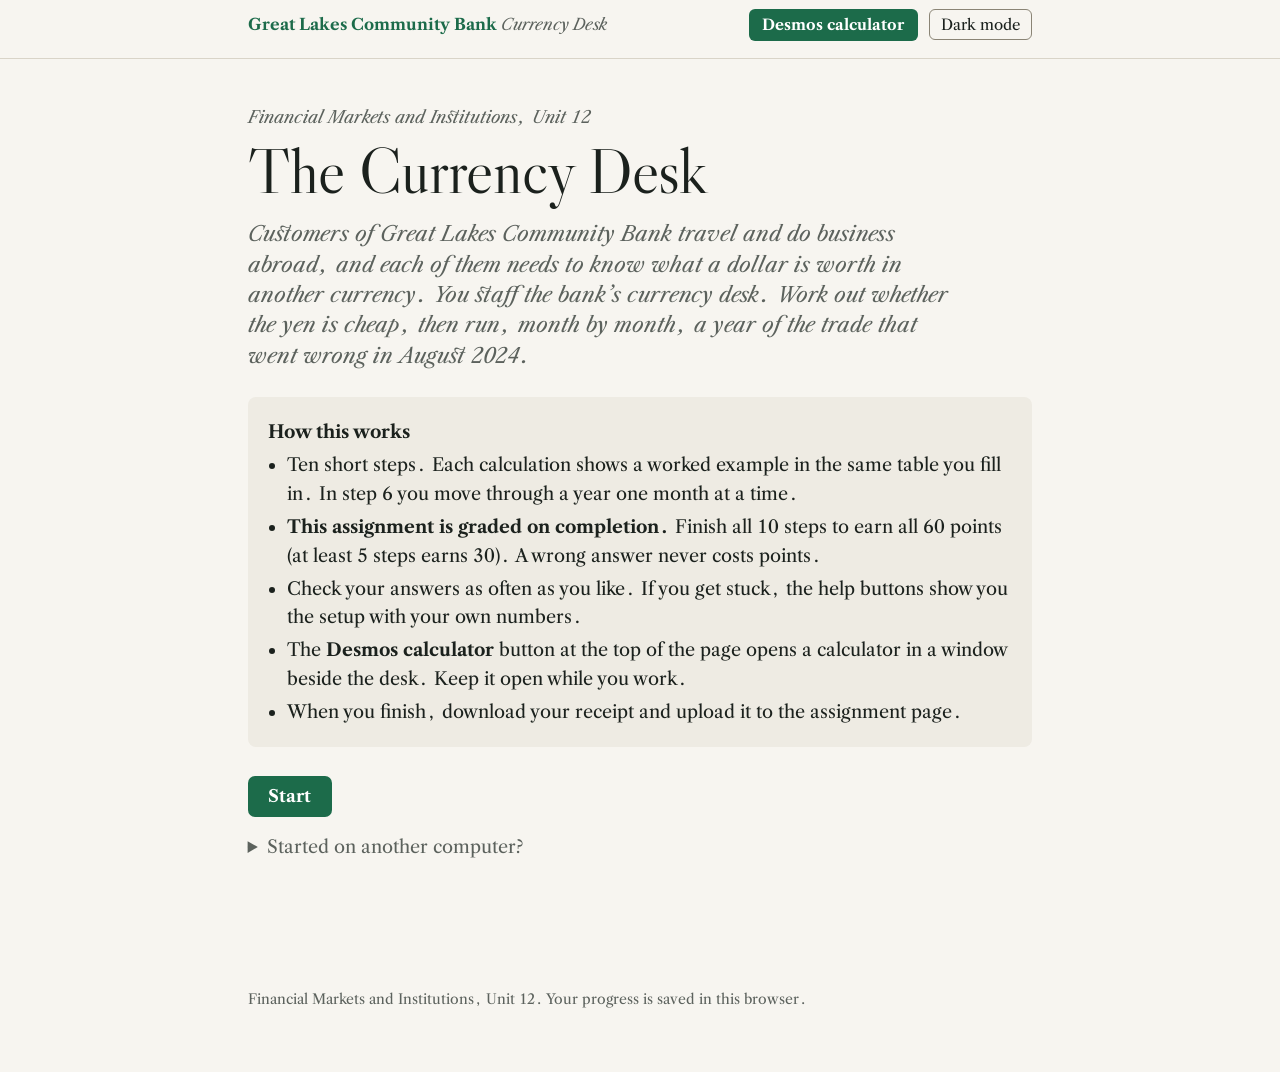
<file: index.html>
<!doctype html>
<html lang="en">
<head>
<meta charset="utf-8">
<meta name="viewport" content="width=device-width, initial-scale=1">
<title>The Currency Desk</title>
<meta name="description" content="Financial Markets and Institutions, Week 12. TEMPLATE one-sentence description of the desk.">
<link rel="icon" href="data:,">
<link rel="preconnect" href="https://fonts.googleapis.com">
<link rel="preconnect" href="https://fonts.gstatic.com" crossorigin>
<link href="https://fonts.googleapis.com/css2?family=Libre+Caslon+Display&family=Libre+Caslon+Text:ital,wght@0,400;0,700;1,400&family=IBM+Plex+Mono:wght@400;500&display=swap" rel="stylesheet">
<link rel="stylesheet" href="desk.css">
</head>
<body>
<script src="config.js"></script>
<script src="desk-engine.js"></script>
</body>
</html>
</file>
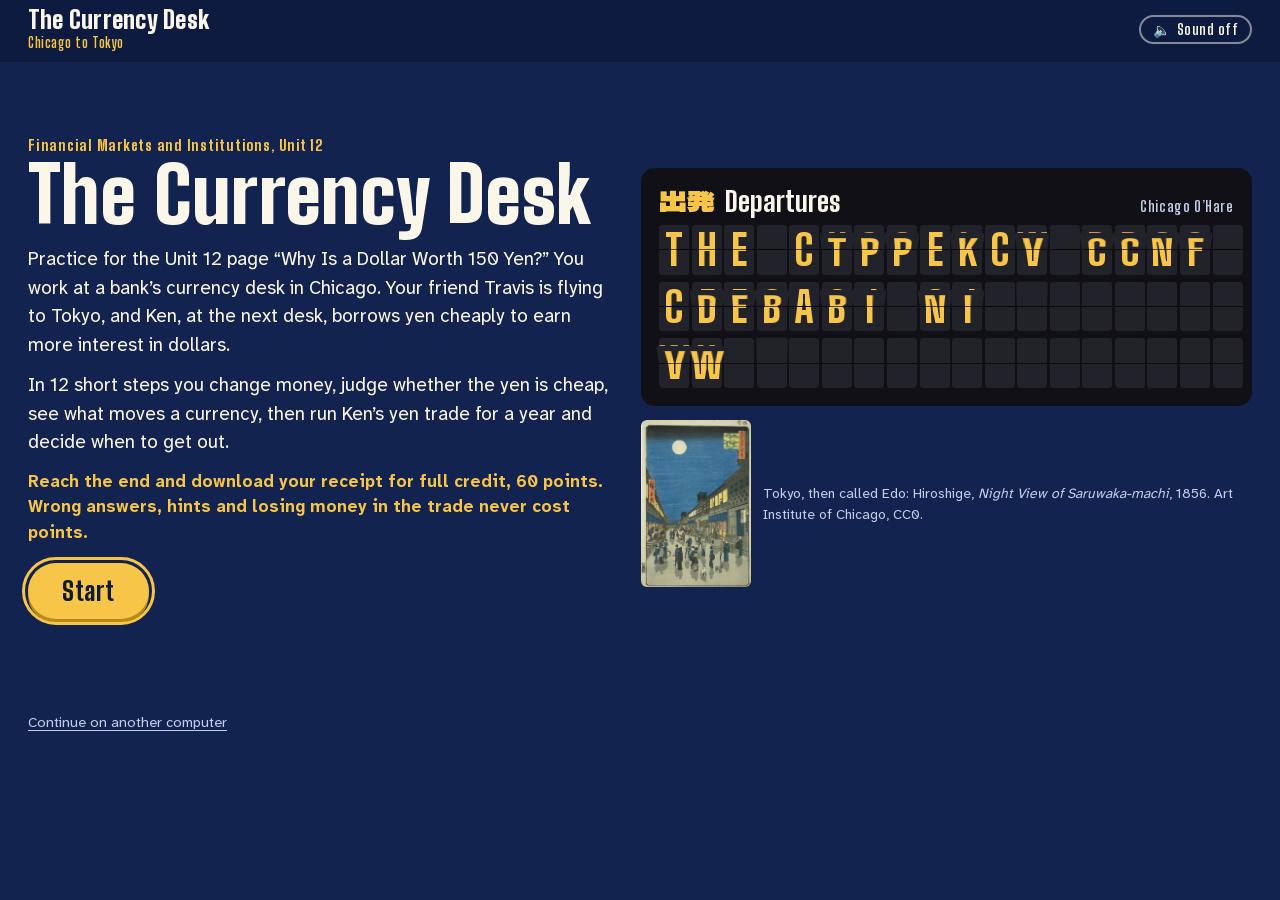
<file: v2/index.html>
<!doctype html>
<html lang="en">
<head>
<meta charset="utf-8">
<meta name="viewport" content="width=device-width, initial-scale=1">
<title>The Currency Desk</title>
<meta name="description" content="Financial Markets and Institutions, Unit 12. Practice for Why Is a Dollar Worth 150 Yen?: change money, judge whether the yen is cheap, see what moves a currency, and run the yen carry trade for a year.">
<meta name="theme-color" content="#0E1B40">
<link rel="icon" href="data:image/svg+xml,%3Csvg xmlns='http://www.w3.org/2000/svg' viewBox='0 0 32 32'%3E%3Crect width='32' height='32' rx='6' fill='%2313234F'/%3E%3Ctext x='16' y='24' font-size='20' text-anchor='middle' fill='%23F7C548' font-family='sans-serif' font-weight='900'%3E%C2%A5%3C/text%3E%3C/svg%3E">
<link rel="preload" href="assets/fonts/big-shoulders.woff2" as="font" type="font/woff2" crossorigin>
<link rel="preload" href="assets/fonts/atkinson-next.woff2" as="font" type="font/woff2" crossorigin>
<link rel="stylesheet" href="style.css">
</head>
<body>
<a class="skip" href="#main">Skip to the step</a>
<header class="top">
  <div class="top-in">
    <p class="mark"><span class="mark-a">The Currency Desk</span><span class="mark-b">Chicago to Tokyo</span></p>
    <nav class="route" aria-label="The twelve steps and your receipt"><ol id="route"></ol><p class="route-now" id="routeNow" aria-live="polite"></p></nav>
    <div class="tools"><button type="button" id="soundBtn" class="tool" aria-pressed="false"><span class="tool-ic" aria-hidden="true"></span><span class="tool-tx">Sound off</span></button></div>
  </div>
</header>
<main id="main" tabindex="-1"></main>
<footer class="foot">
  <p><span id="codeLine"></span><details id="codeMore"><summary>Continue on another computer</summary>
    <form class="codein" id="codeForm"><label for="codeIn">Type the desk code from your other computer</label><input id="codeIn" placeholder="ABCD-EFGH" maxlength="9" autocomplete="off" spellcheck="false"><button class="btn small ghost light" type="submit">Continue</button><span class="err" id="codeErr" role="alert"></span></form></details></p>
</footer>
<script>window.DESK_NO_UI = true;</script>
<script src="config.js"></script>
<script src="desk-engine.js"></script>
<script src="journey.js"></script>
<script src="lesson.js"></script>
<script src="data/yen-history.js"></script>
<script src="fx.js"></script>
<script src="art.js"></script>
<script src="app.js"></script>
</body>
</html>
</file>
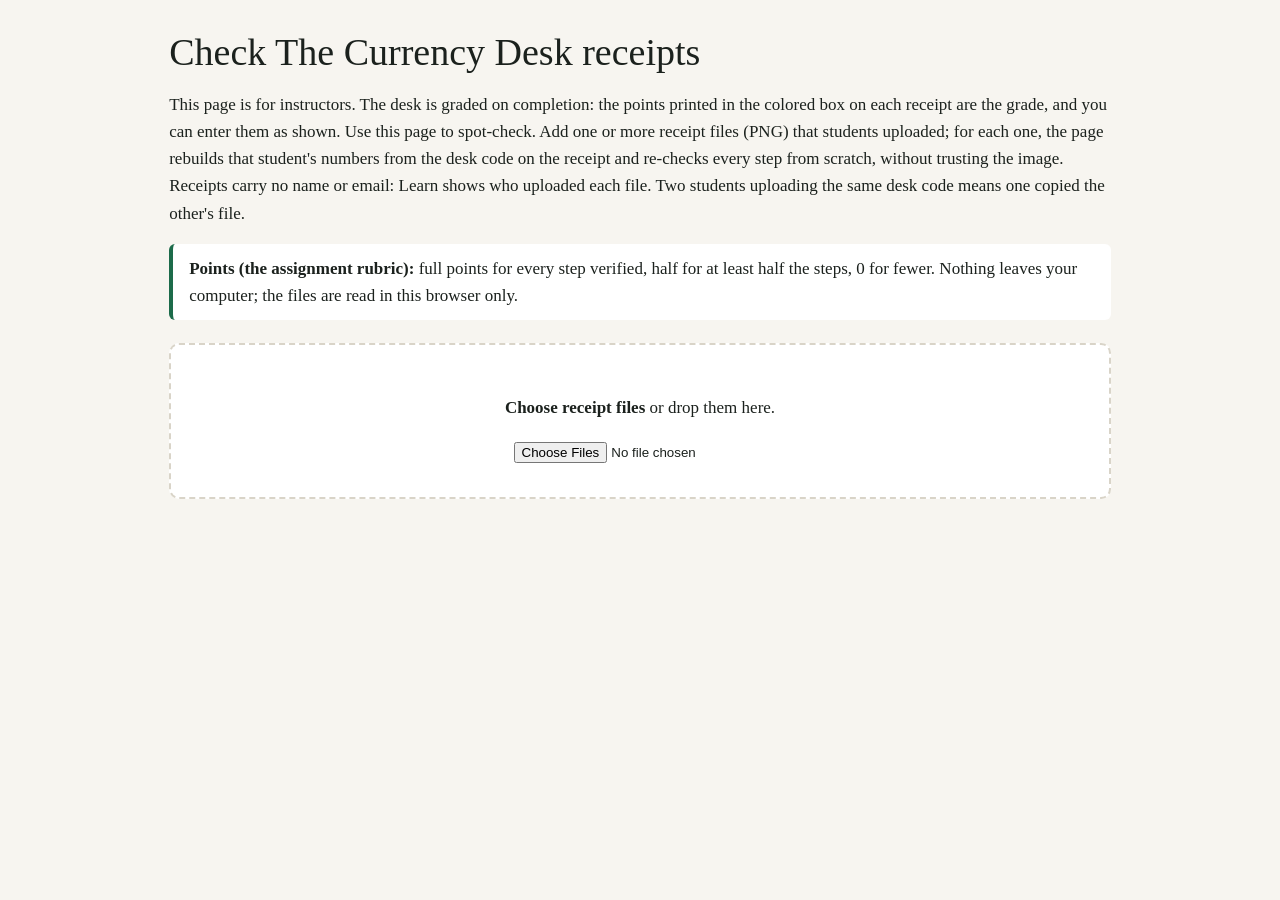
<file: verify.html>
<!doctype html>
<html lang="en">
<head>
<meta charset="utf-8">
<link rel="icon" href="data:,">
<meta name="viewport" content="width=device-width, initial-scale=1">
<title>Check Desk Receipts</title>
<style>
:root{color-scheme:light dark;--bg:#F7F5F0;--surface:#fff;--ink:#1B211D;--muted:#5C625D;--line:#D9D4C8;--ok:#1C7340;--ok-tint:#E0F2E5;--bad:#A8261E;--bad-tint:#FBE7E4;--brand:#1C6B4A}
@media (prefers-color-scheme:dark){:root{--bg:#121815;--surface:#18201C;--ink:#E9EEEA;--muted:#AEBAB3;--line:#2F3B35;--ok:#7DD49A;--ok-tint:#173324;--bad:#FF8D84;--bad-tint:#42201E;--brand:#7DD49A}}
*{box-sizing:border-box}
body{margin:0;background:var(--bg);color:var(--ink);font:17px/1.6 Georgia,'Iowan Old Style',serif}
main{max-width:980px;margin:0 auto;padding:2rem 1.2rem 4rem}
h1{font:400 38px/1.1 Georgia,serif;margin:0 0 .6rem}
.drop{border:2px dashed var(--line);border-radius:10px;padding:2rem;text-align:center;background:var(--surface);margin:1.4rem 0}
.drop.over{border-color:var(--brand)}
:focus-visible{outline:2.5px solid var(--ink);outline-offset:3px}
table{border-collapse:collapse;width:100%;font-size:15px;margin-top:1rem}
th,td{border-bottom:1px solid var(--line);padding:.45rem .5rem;text-align:left;vertical-align:top}
th{font-size:14px}
.ok{color:var(--ok);font-weight:700}.bad{color:var(--bad);font-weight:700}
.note{background:var(--surface);border-left:4px solid var(--brand);padding:.7rem 1rem;border-radius:6px}
code{font-family:ui-monospace,Menlo,monospace;font-size:14px}
</style>
</head>
<body>
<main>
  <h1 id="vt">Check desk receipts</h1>
  <p>This page is for instructors. The desk is graded on completion: the points printed in the colored box on each receipt are the grade, and you can enter them as shown. Use this page to spot-check. Add one or more receipt files (PNG) that students uploaded; for each one, the page rebuilds that student's numbers from the desk code on the receipt and re-checks every step from scratch, without trusting the image. Receipts carry no name or email: Learn shows who uploaded each file. Two students uploading the same desk code means one copied the other's file.</p>
  <p class="note"><b>Points (the assignment rubric):</b> full points for every step verified, half for at least half the steps, 0 for fewer. Nothing leaves your computer; the files are read in this browser only.</p>
  <div class="drop" id="drop">
    <p><label for="files"><b>Choose receipt files</b></label> or drop them here.</p>
    <input type="file" id="files" accept="image/png" multiple>
  </div>
  <div aria-live="polite" id="out"></div>
</main>
<script>window.DESK_NO_UI = true;</script>
<script src="config.js"></script>
<script src="desk-engine.js"></script>
<script>
(function(){
const Desk=DeskEngine.make(window.DESK); document.getElementById('vt').textContent='Check '+DESK.story.title+' receipts'; document.title=document.getElementById('vt').textContent;
const out=document.getElementById('out');
const rows=[];
function esc(s){return String(s==null?'':s).replace(/[&<>"']/g,c=>({'&':'&amp;','<':'&lt;','>':'&gt;','"':'&quot;',"'":'&#39;'}[c]))}
async function handle(files){
  for(const f of files){
    const bytes=new Uint8Array(await f.arrayBuffer());
    const text=Desk.readTextChunk(bytes);
    if(!text){rows.push({file:f.name,error:'No receipt data found. This is not a receipt from this desk, or the image was re-saved (a screenshot or an edited copy loses the data).'});continue;}
    const p=Desk.decodeReceipt(text);
    if(!p){rows.push({file:f.name,error:'The receipt data could not be read.'});continue;}
    const v=Desk.verifyPayload(p);
    rows.push({file:f.name,p,v});
  }
  render();
}
function render(){
  const seen={};rows.forEach(r=>{if(r.p&&r.p.code)seen[r.p.code]=(seen[r.p.code]||0)+1;});
  const dup=r=>seen[r.p.code]>1?' <span class="bad">(same code as another file)</span>':'';
  let h='<table><thead><tr><th scope="col">File</th><th scope="col">Desk code</th><th scope="col">Verified steps</th><th scope="col">Points</th><th scope="col">Checks</th></tr></thead><tbody>';
  for(const r of rows){
    if(r.error){h+=`<tr><td>${esc(r.file)}</td><td colspan="4" class="bad">${esc(r.error)}</td></tr>`;continue;}
    const pts=r.v.points;
    const flags=r.v.problems.length?`<span class="bad">${r.v.problems.map(esc).join('<br>')}</span>`:'<span class="ok">Receipt is intact and every completed step checks out.</span>';
    const att=r.v.rows.map(x=>`${esc(x.label)} ${x.verified?'✓':'–'}${x.attempts?' ('+x.attempts+(x.help?', help '+x.help:'')+')':''}`).join('<br>');
    h+=`<tr><td>${esc(r.file)}</td><td><code>${esc(Desk.h.fmtCode(r.p.code||''))}</code>${dup(r)}<br><small>Issued ${esc(new Date(r.p.issued).toLocaleString())}, code ${esc(Desk.shortCode(r.p.sum||'000000000000'))}</small></td><td>${r.v.done} of ${r.v.total}<br><small>${att}</small></td><td>${pts}</td><td>${flags}${r.p.memo?`<details><summary>Student's note</summary><p>${esc(r.p.memo)}</p></details>`:''}</td></tr>`;
  }
  h+='</tbody></table><p><small>In the step list, the numbers in parentheses are how many times the student pressed Check, and the help level they opened (1 = first row shown, 2 = every row shown). Help never reduces points.</small></p>';
  out.innerHTML=h;
}
const inp=document.getElementById('files'),drop=document.getElementById('drop');
inp.addEventListener('change',()=>handle(inp.files));
['dragenter','dragover'].forEach(e=>drop.addEventListener(e,ev=>{ev.preventDefault();drop.classList.add('over')}));
['dragleave','drop'].forEach(e=>drop.addEventListener(e,ev=>{ev.preventDefault();drop.classList.remove('over')}));
drop.addEventListener('drop',ev=>handle(ev.dataTransfer.files));
})();
</script>
</body>
</html>
</file>
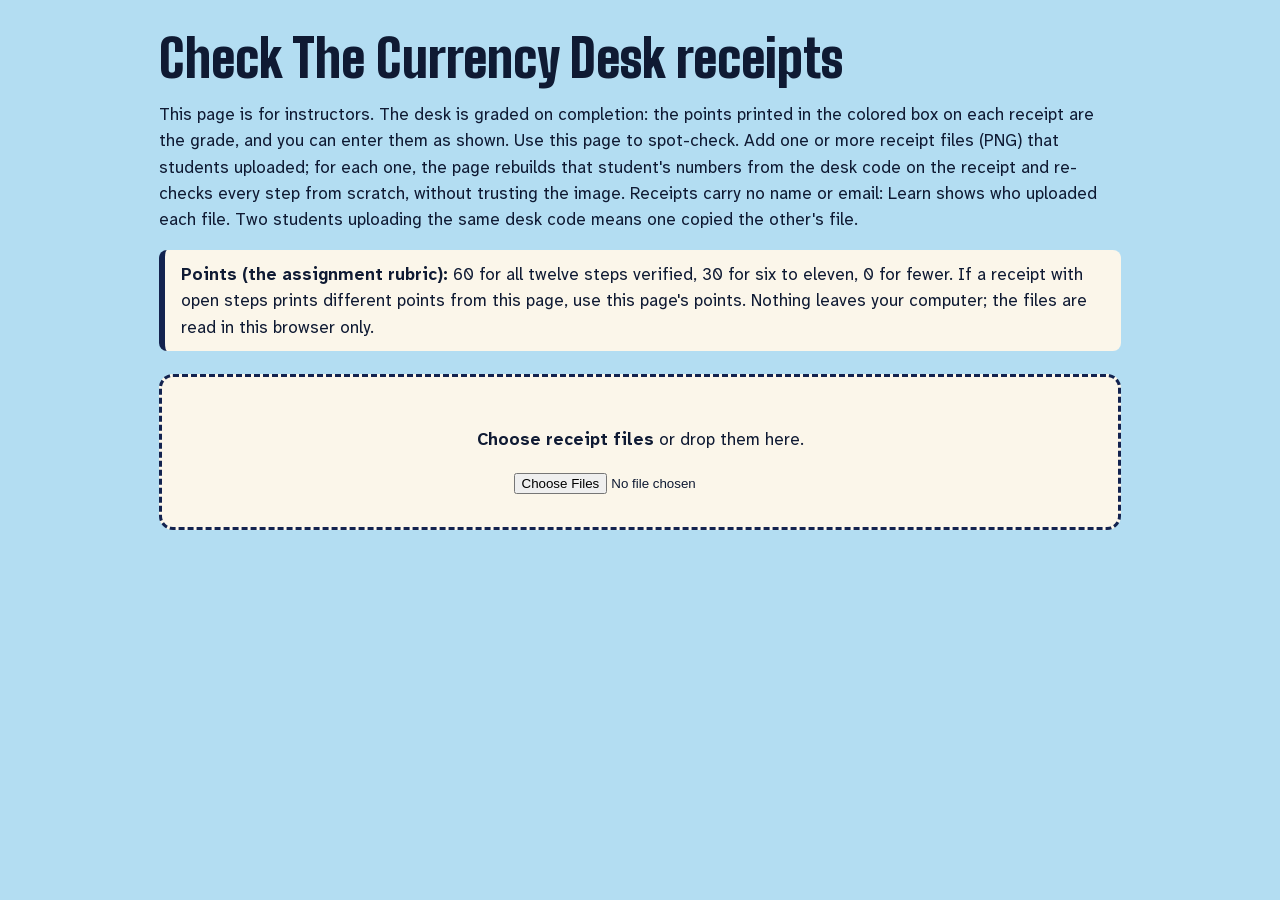
<file: v2/verify.html>
<!doctype html>
<html lang="en">
<head>
<meta charset="utf-8">
<link rel="icon" href="data:,">
<meta name="viewport" content="width=device-width, initial-scale=1">
<title>Check Desk Receipts</title>
<style>
@font-face{font-family:'Big Shoulders Display';src:url(assets/fonts/big-shoulders.woff2) format('woff2');font-weight:100 900}
@font-face{font-family:'Atkinson Hyperlegible Next';src:url(assets/fonts/atkinson-next.woff2) format('woff2');font-weight:200 800}
:root{color-scheme:light;--bg:#B3DDF2;--surface:#FBF6EA;--ink:#0F1A33;--muted:#3A4568;--line:#D9D0BA;--ok:#146B43;--bad:#A8261E;--brand:#13234F}
*{box-sizing:border-box}
body{margin:0;background:var(--bg);color:var(--ink);font:17px/1.55 'Atkinson Hyperlegible Next',system-ui,sans-serif}
main{max-width:1000px;margin:0 auto;padding:2rem 1.2rem 4rem}
h1{font:900 52px/1 'Big Shoulders Display',sans-serif;margin:0 0 .8rem}
.drop{border:3px dashed var(--brand);border-radius:14px;padding:2rem;text-align:center;background:var(--surface);margin:1.4rem 0}
.drop.over{border-color:var(--ok)}
:focus-visible{outline:3px solid var(--brand);outline-offset:3px}
table{border-collapse:collapse;width:100%;font-size:15px;margin-top:1rem;background:var(--surface);border-radius:10px;overflow:hidden}
th,td{border-bottom:1px solid var(--line);padding:.55rem .6rem;text-align:left;vertical-align:top}
th{font:800 16px/1.2 'Big Shoulders Display',sans-serif;letter-spacing:.03em;background:var(--brand);color:var(--surface)}
.ok{color:var(--ok);font-weight:700}.bad{color:var(--bad);font-weight:700}
.note{background:var(--surface);border-left:6px solid var(--brand);padding:.7rem 1rem;border-radius:8px}
code{font-family:ui-monospace,Menlo,monospace;font-size:14px}
</style>
</head>
<body>
<main>
  <h1 id="vt">Check desk receipts</h1>
  <p>This page is for instructors. The desk is graded on completion: the points printed in the colored box on each receipt are the grade, and you can enter them as shown. Use this page to spot-check. Add one or more receipt files (PNG) that students uploaded; for each one, the page rebuilds that student's numbers from the desk code on the receipt and re-checks every step from scratch, without trusting the image. Receipts carry no name or email: Learn shows who uploaded each file. Two students uploading the same desk code means one copied the other's file.</p>
  <p class="note"><b>Points (the assignment rubric):</b> 60 for all twelve steps verified, 30 for six to eleven, 0 for fewer. If a receipt with open steps prints different points from this page, use this page's points. Nothing leaves your computer; the files are read in this browser only.</p>
  <div class="drop" id="drop">
    <p><label for="files"><b>Choose receipt files</b></label> or drop them here.</p>
    <input type="file" id="files" accept="image/png" multiple>
  </div>
  <div aria-live="polite" id="out"></div>
</main>
<script>window.DESK_NO_UI = true;</script>
<script src="config.js"></script>
<script src="desk-engine.js"></script>
<script src="journey.js"></script>
<script src="lesson.js"></script>
<script>
(function(){
const Desk=DeskEngine.make(window.DESK); document.getElementById('vt').textContent='Check '+DESK.story.title+' receipts'; document.title=document.getElementById('vt').textContent;
const out=document.getElementById('out');
const rows=[];
function esc(s){return String(s==null?'':s).replace(/[&<>"']/g,c=>({'&':'&amp;','<':'&lt;','>':'&gt;','"':'&quot;',"'":'&#39;'}[c]))}
async function handle(files){
  for(const f of files){
    const bytes=new Uint8Array(await f.arrayBuffer());
    const text=Desk.readTextChunk(bytes);
    if(!text){rows.push({file:f.name,error:'No receipt data found. This is not a receipt from this desk, or the image was re-saved (a screenshot or an edited copy loses the data).'});continue;}
    const p=Desk.decodeReceipt(text);
    if(!p){rows.push({file:f.name,error:'The receipt data could not be read.'});continue;}
    const v=Desk.verifyPayload(p);
    rows.push({file:f.name,p,v,s:stepView(p,v)});
  }
  render();
}
/* 2026-11-19: report the twelve steps the receipt prints, not the ten records its data carries. The engine's check of each
   record is unchanged (so every receipt already issued verifies as before); a step is verified when its record is. Steps 1
   and 2 share one record, as do steps 8 and 9. */
function stepView(p,v){
  const steps=LESSON.build(Desk.buildTasks(p.code||'')),byRec={},firstOf={};v.rows.forEach(x=>{byRec[x.id]=x;});
  const list=steps.map((s,k)=>{const x=byRec[s.rec]||{},first=!firstOf[s.rec];firstOf[s.rec]=1;return {n:k+1,name:s.name,rec:s.rec,ok:!!x.verified,attempts:first?(x.attempts||0):0,help:first?(x.help||0):0};});
  const done=LESSON.stepsFromRecords(steps,rec=>!!(byRec[rec]&&byRec[rec].verified));
  const bad=v.rows.filter(x=>x.claimed&&!x.verified),badMsg=new Set(bad.map(x=>x.label+' is marked complete, but its answer does not check out for this desk code.'));
  const problems=v.problems.filter(m=>!badMsg.has(m));
  bad.forEach(x=>{const ss=list.filter(s=>s.rec===x.id);problems.push(ss.map((s,i)=>`${i?'step':'Step'} ${s.n} (${s.name})`).join(' and ')+(ss.length>1?' are marked complete, but their answers do':' is marked complete, but its answer does')+' not check out for this desk code.');});
  return {list,done,total:steps.length,points:LESSON.pointsForSteps(done,steps.length,Desk.POINTS),problems};
}
function carryLine(p){const e=(p.steps||[]).find(x=>x.id==='carry');const r=e&&window.JOURNEY?JOURNEY.parseRide(e.value):null;return r?`<p><small>${esc(JOURNEY.rideReceiptLine(r.k,JOURNEY.pathOf(r.seed)))}</small></p>`:'';}
function render(){
  const seen={};rows.forEach(r=>{if(r.p&&r.p.code)seen[r.p.code]=(seen[r.p.code]||0)+1;});
  const dup=r=>seen[r.p.code]>1?' <span class="bad">(same code as another file)</span>':'';
  let h='<table><thead><tr><th scope="col">File</th><th scope="col">Desk code</th><th scope="col">Verified steps</th><th scope="col">Points</th><th scope="col">Checks</th></tr></thead><tbody>';
  for(const r of rows){
    if(r.error){h+=`<tr><td>${esc(r.file)}</td><td colspan="4" class="bad">${esc(r.error)}</td></tr>`;continue;}
    const pts=r.s.points;
    const flags=r.s.problems.length?`<span class="bad">${r.s.problems.map(esc).join('<br>')}</span>`:'<span class="ok">Receipt is intact and every completed step checks out.</span>';
    const att=r.s.list.map(x=>`${x.n}. ${esc(x.name)} ${x.ok?'✓':'✗'}${x.attempts?' ('+x.attempts+(x.help?', help '+x.help:'')+')':''}`).join('<br>');
    h+=`<tr><td>${esc(r.file)}</td><td><code>${esc(Desk.h.fmtCode(r.p.code||''))}</code>${dup(r)}<br><small>Issued ${esc(new Date(r.p.issued).toLocaleString())}, code ${esc(Desk.shortCode(r.p.sum||'000000000000'))}</small></td><td>${r.s.done} of ${r.s.total}<br><small>${att}</small></td><td>${pts}</td><td>${flags}${carryLine(r.p)}${r.p.memo?`<details><summary>Student's note</summary><p>${esc(r.p.memo)}</p></details>`:''}</td></tr>`;
  }
  h+='</tbody></table><p><small>In the step list, the numbers in parentheses are how many times the student pressed Check, and the help level they opened (1 = first row shown, 2 = every row shown); steps 1 and 2 share one count, as do steps 8 and 9, and each pair counts as verified once both of its steps are finished. Help never reduces points.</small></p>';
  out.innerHTML=h;
}
const inp=document.getElementById('files'),drop=document.getElementById('drop');
inp.addEventListener('change',()=>handle(inp.files));
['dragenter','dragover'].forEach(e=>drop.addEventListener(e,ev=>{ev.preventDefault();drop.classList.add('over')}));
['dragleave','drop'].forEach(e=>drop.addEventListener(e,ev=>{ev.preventDefault();drop.classList.remove('over')}));
drop.addEventListener('drop',ev=>handle(ev.dataTransfer.files));
})();
</script>
</body>
</html>
</file>
<file: desk.css>
/* Shared desk styles (from FINAN IV Unit 5, 2026-11-02). */
:root{color-scheme:light;
  --bg:#F7F5F0;--surface:#FFFFFF;--panel:#EEEBE3;--line:#D9D4C8;--line-strong:#8A8475;
  --ink:#1B211D;--muted:#5C625D;--brand:#1C6B4A;--brand-ink:#FFFFFF;--brand-tint:#E2F0E8;
  --ok:#1C7340;--ok-tint:#E0F2E5;--bad:#A8261E;--bad-tint:#FBE7E4;--hint:#3B5469;--hint-tint:#E5ECF2;--focus:#1B211D;--hl:#FFF1B8;
  --serif:'Libre Caslon Text','Iowan Old Style',Georgia,serif;--display:'Libre Caslon Display','Libre Caslon Text',Georgia,serif;
  --mono:'IBM Plex Mono',ui-monospace,Menlo,Consolas,monospace;}
:root[data-theme="dark"]{color-scheme:dark;
  --bg:#121815;--surface:#18201C;--panel:#1F2924;--line:#2F3B35;--line-strong:#71807A;
  --ink:#E9EEEA;--muted:#AEBAB3;--brand:#7DD49A;--brand-ink:#0F1512;--brand-tint:#1B3326;
  --ok:#7DD49A;--ok-tint:#173324;--bad:#FF8D84;--bad-tint:#42201E;--hint:#A8BCCE;--hint-tint:#1C2A36;--focus:#E9EEEA;--hl:#4A4220;}
*{box-sizing:border-box}
[hidden]{display:none!important}
html,body{margin:0}
body{background:var(--bg);color:var(--ink);font:18px/1.6 var(--serif);font-variant-numeric:lining-nums tabular-nums}
a{color:var(--ink);text-underline-offset:.2em}
:focus-visible{outline:2.5px solid var(--focus);outline-offset:3px;border-radius:3px}
.sr-only{position:absolute;width:1px;height:1px;padding:0;margin:-1px;overflow:hidden;clip:rect(0,0,0,0);white-space:nowrap;border:0}
.skip{position:absolute;left:-9999px;top:0;background:var(--brand);color:var(--brand-ink);padding:.6rem 1rem;z-index:10}
.skip:focus{left:0}
header.bar{position:sticky;top:0;z-index:5;background:var(--bg);border-bottom:1px solid var(--line)}
.bar-in{max-width:820px;margin:0 auto;padding:.55rem 1.1rem;display:flex;align-items:center;gap:.7rem;flex-wrap:wrap}
.brand{font-style:italic;color:var(--muted);font-size:16px;margin-right:auto}
.brand b{font-style:normal;color:var(--brand);font-weight:700}
.btn-quiet{font:15px var(--serif);background:none;border:1px solid var(--line-strong);color:var(--ink);border-radius:6px;padding:.3rem .7rem;cursor:pointer}
.btn-quiet[aria-pressed="true"]{background:var(--ink);color:var(--bg);border-color:var(--ink)}
.btn-calc{text-decoration:none;display:inline-block;font:700 15px var(--serif);background:var(--brand);color:var(--brand-ink);border:0;border-radius:6px;padding:.4rem .85rem;cursor:pointer}
nav.steps{max-width:820px;margin:0 auto;padding:0 1.1rem .55rem;overflow-x:auto}
nav.steps ol{display:flex;flex-wrap:wrap;gap:6px;list-style:none;margin:0;padding:0}
nav.steps button{font:14px var(--serif);border:1.5px solid var(--line-strong);background:var(--surface);color:var(--ink);border-radius:999px;padding:.2rem .7rem;cursor:pointer}
nav.steps button.done{background:var(--brand);border-color:var(--brand);color:var(--brand-ink)}
nav.steps button.done::before{content:"✓ "}
nav.steps button[aria-current="step"]{outline:2px solid var(--ink);outline-offset:2px}
.navnote{max-width:820px;margin:0 auto;padding:0 1.1rem .5rem;font-size:14px;color:var(--muted)}
main{max-width:820px;margin:0 auto;padding:1.2rem 1.1rem 7rem}
.kicker{font-style:italic;color:var(--muted);margin:1.6rem 0 .5rem;font-size:17px}
h1{font:400 clamp(40px,7vw,64px)/1 var(--display);letter-spacing:-.01em;margin:0 0 1rem}
.dek{font-style:italic;font-size:21px;line-height:1.45;color:var(--muted);max-width:34em;margin:0 0 1.6rem}
h2{font:400 30px/1.15 var(--display);margin:0 0 .5rem}
h3{font:700 18px var(--serif);margin:1.2rem 0 .3rem}
.place{font-style:italic;color:var(--muted);margin:0 0 .8rem}
.box{background:var(--panel);border-radius:8px;padding:1rem 1.25rem;margin:0 0 1.4rem}
.box p{margin:.3rem 0}.box ul{margin:.3rem 0;padding-left:1.2rem}.box li{margin:.25rem 0}
form.start{display:grid;gap:1rem;max-width:30rem}
.start{display:grid;gap:1rem;max-width:30rem}
.resume summary{cursor:pointer;color:var(--muted)}
.resume form{display:grid;gap:.6rem;margin-top:.8rem}
.code{font-family:var(--mono);letter-spacing:.06em}
label{display:block;font-weight:700;font-size:16px;margin-bottom:.25rem}
.field-help{font-size:15px;color:var(--muted);margin:.25rem 0 0}
input[type=text],input[type=email],textarea{width:100%;font:18px var(--serif);padding:.55rem .7rem;border:1.5px solid var(--line-strong);border-radius:6px;background:var(--surface);color:var(--ink)}
textarea{min-height:9rem;line-height:1.5}
input.money{font:500 19px var(--mono);width:14rem;max-width:100%;padding:.5rem .7rem;border:1.5px solid var(--line-strong);border-radius:6px;background:var(--surface);color:var(--ink)}
.btn{text-decoration:none;display:inline-block;font:700 17px var(--serif);background:var(--brand);color:var(--brand-ink);border:0;border-radius:7px;padding:.65rem 1.3rem;cursor:pointer}
.btn[disabled]{opacity:.5;cursor:not-allowed}
.btn.secondary{background:transparent;color:var(--ink);border:1.5px solid var(--line-strong)}
.btn.small{font-size:15px;padding:.4rem .9rem}
.memo{background:var(--surface);border:1px solid var(--line);border-radius:10px;padding:1.4rem 1.5rem 1.2rem;box-shadow:0 1px 0 var(--line)}
.memo-head{display:flex;justify-content:space-between;gap:1rem;flex-wrap:wrap;font-size:15px;color:var(--muted);border-bottom:1px solid var(--line);padding-bottom:.6rem;margin-bottom:1rem}
.memo-head b{color:var(--ink)}
.stamp{font:500 13px var(--mono);letter-spacing:.06em;text-transform:uppercase;border:1.5px solid currentColor;border-radius:4px;padding:.05rem .45rem;color:var(--brand)}
.memo p{margin:.5rem 0}
.tw{overflow-x:auto;max-width:100%}
table.cf{border-collapse:collapse;margin:1rem 0 .5rem;font:16px var(--mono);width:100%;max-width:44rem}
table.cf caption{text-align:left;font:italic 15px var(--serif);color:var(--muted);padding-bottom:.35rem}
table.cf th{font:700 14px var(--serif);text-align:right;padding:.35rem .6rem;border-bottom:1.5px solid var(--line-strong);vertical-align:bottom}
table.cf th:first-child,table.cf td:first-child{text-align:left}
table.cf td{text-align:right;padding:.3rem .6rem;border-bottom:1px solid var(--line);vertical-align:middle;white-space:nowrap}
table.cf tfoot td[colspan]{white-space:normal;text-align:left}
table.cf td.neg{color:var(--bad)}
table.cf td.lbl{font:16px var(--serif);white-space:normal;text-align:left}
table.cf td .ex{display:block;font-size:12.5px;color:var(--muted)}
table.cf input{font:15px var(--mono);width:9.5rem;text-align:right;padding:.2rem .35rem;border:1.5px solid var(--line-strong);border-radius:4px;background:var(--surface);color:var(--ink)}
table.cf input.good{border-color:var(--ok);background:var(--ok-tint)}
table.cf input.wrong{border-color:var(--bad);background:var(--bad-tint)}
table.cf input[readonly]{background:var(--panel);border-style:dashed}
table.cf .mark{display:inline-block;width:1.2em;text-align:center;font-family:var(--serif)}
table.cf tfoot td{border-bottom:0;padding-top:.45rem}
table.cf tfoot tr.total td{font-weight:500;border-top:1.5px solid var(--line-strong)}
table.cf tr.hl td{background:var(--hl)}
.reveal{animation:fade .35s ease}
@keyframes fade{from{opacity:0}to{opacity:1}}
@media (prefers-reduced-motion:reduce){.reveal{animation:none}}
.pair{display:grid;grid-template-columns:1fr 1fr;gap:1rem}
@media (max-width:680px){header.bar{position:static}.pair{grid-template-columns:1fr}table.cf{font-size:13px}table.cf input{width:6.4rem;font-size:13px}table.cf th,table.cf td{padding:.3rem .2rem}table.cf th{font-size:12.5px}.today{display:none}.memo{padding:1.1rem .8rem}table.cf .mark{width:.9em}}
.formula{font:500 16px var(--mono);background:var(--panel);border-radius:6px;padding:.6rem .8rem;margin:.6rem 0;line-height:1.7}.formula span{white-space:nowrap}
.ask{margin-top:1.2rem;display:grid;gap:1rem}
fieldset{border:0;padding:0;margin:0}
legend{font-weight:700;font-size:16px;margin-bottom:.35rem}
.choices{display:flex;gap:.6rem;flex-wrap:wrap}
.choices.stack{flex-direction:column;align-items:flex-start}
.choice{position:relative}
.choice input{position:absolute;opacity:0;inset:0}
.choice span{display:inline-block;border:1.5px solid var(--line-strong);border-radius:999px;padding:.35rem 1rem;font-size:16px;cursor:pointer;background:var(--surface)}
.choices.stack .choice span{border-radius:8px;text-align:left}
.choice input:checked + span{background:var(--ink);color:var(--bg);border-color:var(--ink)}
.choice input:focus-visible + span{outline:2.5px solid var(--focus);outline-offset:3px}
.actions{display:flex;gap:.8rem;align-items:center;flex-wrap:wrap;margin-top:.4rem}
.fb{border-radius:8px;padding:.8rem 1rem;margin-top:.8rem;font-size:17px}
.fb:empty{display:none}
.fb.ok{background:var(--ok-tint);border-left:4px solid var(--ok)}
.fb.bad{background:var(--bad-tint);border-left:4px solid var(--bad)}
.fb.hint{background:var(--hint-tint);border-left:4px solid var(--hint)}
.fb b{font-weight:700}
.attempts{font-size:14px;color:var(--muted)}
.q{border-top:1px solid var(--line);padding:1rem 0 .4rem}
.q:first-of-type{border-top:0}
.small{font-size:15px;color:var(--muted)}
.slider-wrap{margin:1rem 0}
input[type=range]{width:100%;max-width:30rem;accent-color:var(--brand)}
.readout{font:500 18px var(--mono)}
svg.curve{width:100%;max-width:36rem;height:auto;display:block;background:var(--panel);border-radius:8px;margin:.6rem 0}
svg.curve text{font:13px var(--serif);fill:var(--muted)}
.cert-preview{max-width:100%;border:1px solid var(--line);border-radius:6px;margin:1rem 0;display:block}
ul.check{list-style:none;padding:0;margin:.6rem 0 1rem}
ul.check li{display:flex;gap:.6rem;align-items:center;padding:.3rem 0;border-bottom:1px solid var(--line)}
ul.check .st{font:500 14px var(--mono);min-width:5.5rem}
ul.check .st.ok{color:var(--ok)}ul.check .st.no{color:var(--bad)}
.points{font:400 44px/1 var(--display);margin:.2rem 0 .6rem}
.wc{font-size:14px;color:var(--muted)}
/* calculator: a link to Desmos */
.calc-strip{margin:1.1rem 0 .4rem;padding:.6rem .8rem;border-left:4px solid var(--brand);background:var(--panel);border-radius:0 8px 8px 0}
.calc-strip .small{margin:.45rem 0 0}
footer{max-width:820px;margin:0 auto;padding:0 1.1rem 3rem;font-size:14px;color:var(--muted)}
.pager{display:flex;justify-content:space-between;align-items:center;gap:.75rem;flex-wrap:wrap;margin:1.75rem 0 0;padding-top:1.1rem;border-top:1px solid var(--line)}.pager[hidden]{display:none}
#nextRow{display:none}
.practice-banner{background:var(--hint-tint);border-left:4px solid var(--hint);padding:.6rem .9rem;border-radius:6px;margin:0 0 1rem}
/* opt-in blocks (2026-11-05): parts, autosave, worked example, sources */
.part,.ask>*{min-width:0}
.part>p:first-child{margin-top:0}
.part>.field,.part>fieldset,.part>.tw{margin-top:.6rem}
.part+.part{border-top:1px solid var(--line);padding-top:1rem}
.autosave{font-size:15px;color:var(--muted);margin:0;min-height:1.5em}
.autosave.ok{color:var(--ok);font-weight:700}
.autosave.ok::before{content:"✓ "}
.fb.note{background:var(--panel);border-left:4px solid var(--line-strong)}
details.example{background:var(--brand-tint);border-left:4px solid var(--brand);border-radius:8px;padding:.55rem 1rem .6rem;margin:1rem 0}
details.example summary,details.sources summary{cursor:pointer;font-weight:700;font-size:16px}
details.example summary{color:var(--brand)}
details.example .ex-body{font-size:16.5px}
details.example .ex-body p{margin:.3rem 0}
details.example .ex-body .formula{margin:.4rem 0}
details.sources{margin-top:1.2rem;border-top:1px solid var(--line);padding-top:.6rem;font-size:15px;color:var(--muted)}
details.sources summary{font-size:15px;color:var(--muted)}
details.sources .sources-body{margin-top:.4rem}
details.sources .sources-body p,details.sources .sources-body ul{margin:.3rem 0}

/* ladder tables (2026-11-11): worked example and student version share one layout */
table.cf.ladder td.lbl{font:16px var(--serif)}
table.cf.ladder.filled{background:var(--brand-tint)}
table.cf.ladder td:nth-child(2){color:var(--muted)}
</file>
<file: v2/style.css>
/* The Currency Desk, step-by-step version (2026-11-19). The travel-poster skin of the journey version (Chicago flag blue,
   Hiroshige's night blue, lantern yellow, the split-flap board) on the Mortgage Machine's structure: the picture and the
   worked example on the left, the question and its controls on a paper card on the right. See ../DESIGN.md. */
@font-face { font-family: 'Big Shoulders Display'; src: url(assets/fonts/big-shoulders.woff2) format('woff2'); font-weight: 100 900; font-display: swap; }
@font-face { font-family: 'Atkinson Hyperlegible Next'; src: url(assets/fonts/atkinson-next.woff2) format('woff2'); font-weight: 200 800; font-display: swap; }
@font-face { font-family: 'Dela Gothic One'; src: url(assets/fonts/dela-gothic-jp-subset.woff2) format('woff2'); font-display: swap; }

:root {
  --night: #13234F; --night2: #1C3266; --deep: #0C1736; --band: #0E1B40; --sky: #B3DDF2; --red: #C8102E; --red2: #E5252B; --red-ink: #A8261E;
  --lantern: #F7C548; --paper: #FBF6EA; --paper2: #F1E9D6; --ink: #0F1A33; --ink2: #3A4568; --mint: #2FBF7F; --mint-ink: #146B43; --cyan: #5CE1E6;
  --muted: #C3CDE6; --line: #D9CFB8;
  --display: 'Big Shoulders Display', 'Arial Narrow', sans-serif; --body: 'Atkinson Hyperlegible Next', system-ui, sans-serif; --jp: 'Dela Gothic One', 'Hiragino Sans', 'Yu Gothic', sans-serif;
  --gutter: clamp(16px, 2.4vw, 28px); color-scheme: light;
}
* { box-sizing: border-box; }
[hidden] { display: none !important; }
html { -webkit-text-size-adjust: 100%; }
body { margin: 0; min-height: 100vh; background: var(--night); color: var(--paper); font: 18px/1.5 var(--body); overflow-x: hidden; }
.skip { position: absolute; left: -999px; top: 8px; background: var(--lantern); color: var(--ink); padding: 8px 12px; z-index: 50; }
.skip:focus { left: 8px; }
:focus-visible { outline: 3px solid var(--lantern); outline-offset: 3px; border-radius: 4px; }
.card :focus-visible, .worked :focus-visible { outline-color: var(--night); }
.sr { position: absolute; width: 1px; height: 1px; overflow: hidden; clip: rect(0 0 0 0); white-space: nowrap; }
button { font: inherit; color: inherit; cursor: pointer; }
b, strong { font-weight: 700; }
.nw { white-space: nowrap; }

/* ---------- top bar: name, the named steps, sound ---------- */
.top { position: sticky; top: 0; z-index: 20; background: var(--band); box-shadow: 0 2px 0 rgba(0,0,0,.25); }
.top-in { max-width: 1320px; margin: 0 auto; display: grid; grid-template-columns: auto minmax(0, 1fr) auto; align-items: center; gap: 22px; padding: 8px var(--gutter); }
.mark { margin: 0; display: flex; flex-direction: column; line-height: 1; }
.mark-a { font: 900 24px/1 var(--display); color: var(--paper); letter-spacing: .01em; }
.mark-b { font: 700 14px/1.2 var(--display); color: var(--lantern); letter-spacing: .04em; margin-top: 3px; }
.route { min-width: 0; }
.route ol { list-style: none; margin: 0 auto; padding: 0; display: flex; align-items: center; justify-content: space-between; position: relative; max-width: 720px; }
.route ol::before { content: ''; position: absolute; left: 14px; right: 14px; top: 50%; border-top: 2px dashed rgba(251,246,234,.35); }
.route li { position: relative; z-index: 1; }
.route .city { font: 800 13px/1 var(--display); color: var(--lantern); letter-spacing: .06em; background: var(--band); padding: 0 4px; }
.route button { width: 30px; height: 30px; border-radius: 50%; border: 2px solid var(--paper); background: var(--band); padding: 0; display: grid; place-items: center; color: var(--paper); font: 800 14px/1 var(--display); }
.route button.done { background: var(--paper); color: var(--ink); }
.route button[aria-current="step"] { background: var(--lantern); border-color: var(--lantern); color: var(--ink); transform: scale(1.18); }
.route button.end { border-radius: 6px; }
.route-now { margin: 4px 0 0; text-align: center; font: 700 15px/1.2 var(--display); letter-spacing: .03em; color: var(--muted); }
.route-now b { color: var(--paper); font-weight: 800; }
.tools { display: flex; gap: 8px; }
.tool { display: inline-flex; align-items: center; gap: 6px; background: transparent; border: 2px solid rgba(251,246,234,.5); border-radius: 999px; padding: 5px 12px; font: 700 15px/1 var(--display); color: var(--paper); letter-spacing: .03em; }
.tool-ic::before { content: '\1F508'; font-size: 14px; }
.tool[aria-pressed="true"] .tool-ic::before { content: '\1F50A'; }

/* ---------- a step: picture and worked example on the left, the paper card on the right ---------- */
main { max-width: 1320px; margin: 0 auto; padding: 18px var(--gutter) 24px; outline: none; }
.step { display: grid; grid-template-columns: minmax(0, 1fr) minmax(360px, 560px); gap: 22px; align-items: start; }
.left, .right { display: flex; flex-direction: column; gap: 14px; min-width: 0; }
.pic { margin: 0; background: var(--night2); border-radius: 16px; padding: 16px; position: relative; min-height: 120px; }
.pic figcaption { font: 600 16px/1.35 var(--body); color: var(--paper); margin-top: 10px; }
.pic figcaption b { color: var(--lantern); }
.card { background: var(--paper); color: var(--ink); border-radius: 16px; padding: 18px 20px 20px; box-shadow: 0 12px 0 -6px rgba(0,0,0,.25); }
.right { gap: 0; }
.right .card.head { border-radius: 16px 16px 0 0; padding-bottom: 6px; box-shadow: none; }
.right .card.ctrl { border-radius: 0 0 16px 16px; padding-top: 4px; }
.foot label { margin-right: 4px; }
.kicker { margin: 0 0 2px; font: 800 15px/1.2 var(--display); letter-spacing: .05em; color: var(--mint-ink); text-transform: none; }
.card .kicker { color: #6A4B00; }
h1 { margin: 0 0 6px; font: 900 clamp(30px, 3.2vw, 38px)/1.02 var(--display); letter-spacing: .005em; }
.ask { margin: 0; font-size: 18px; line-height: 1.42; }
.ask b { font-weight: 800; }
.credit-line { margin: 8px 0 0; font-size: 15.5px; color: var(--ink2); }

/* worked example (always open) */
.worked { background: var(--paper); color: var(--ink); border-radius: 14px; padding: 12px 16px 14px; border: 2px dashed #B7A57D; }
.worked h2 { margin: 0 0 6px; font: 800 18px/1.2 var(--display); letter-spacing: .03em; display: flex; gap: 8px; align-items: baseline; flex-wrap: wrap; }
.worked h2 .tag { background: var(--lantern); color: var(--ink); border-radius: 6px; padding: 2px 8px; font-size: 15px; }
.worked p { margin: 6px 0 0; font-size: 16px; line-height: 1.45; }
.wlines { display: grid; gap: 4px; margin: 0; }
.wl { display: grid; grid-template-columns: minmax(0, 1fr) auto; gap: 2px 12px; align-items: baseline; padding: 4px 0; border-bottom: 1px solid var(--line); }
.wl:last-child { border-bottom: 0; }
.wl .l { font-size: 15.5px; font-weight: 700; }
.wl .v { font: 800 21px/1 var(--display); text-align: right; }
.wl .c { grid-column: 1 / -1; font-size: 14.5px; color: var(--ink2); margin-top: -2px; }

/* ---------- the three controls: a number box, a pick, a text box ---------- */
.howto { margin: 6px 0 0; font-size: 15.5px; font-weight: 700; color: var(--ink2); }
.howto + .items { margin-top: 8px; }
.decide .btn[disabled] { opacity: .55; cursor: default; }
.items { display: flex; flex-direction: column; gap: 8px; margin-top: 12px; }
.item { border-radius: 12px; }
.box { display: grid; grid-template-columns: minmax(0, 1fr) 176px; gap: 4px 12px; align-items: center; background: var(--paper2); padding: 7px 12px; border: 2px solid transparent; }
.box.ok { border-color: var(--mint-ink); background: #E3F2E6; }
.box.bad { border-color: var(--red-ink); }
.box label { display: flex; flex-direction: column; gap: 2px; }
.box .lab { font-weight: 700; font-size: 16.5px; line-height: 1.25; }
.box .calc { font-size: 15px; color: var(--ink2); }
.box .calc::before { content: '= '; }
.inwrap { position: relative; display: flex; align-items: center; }
.inwrap input { width: 100%; font: 800 22px/1 var(--display); letter-spacing: .02em; color: var(--ink); background: #fff; border: 2px solid var(--ink2); border-radius: 10px; padding: 9px 36px 9px 12px; text-align: right; min-height: 46px; }
.inwrap input::placeholder { color: #8E94A6; }
.inwrap input:focus-visible { outline: 3px solid var(--night); outline-offset: 2px; }
.mk { position: absolute; right: 10px; font: 900 22px/1 var(--display); }
.mk.yes { color: var(--mint-ink); } .mk.no { color: var(--red-ink); }
.imsg { grid-column: 1 / -1; margin: 2px 0 0; font-size: 15.5px; line-height: 1.4; color: var(--red-ink); font-weight: 600; }
.imsg:empty { display: none; }
.given { display: grid; grid-template-columns: minmax(0, 1fr) 176px; gap: 4px 12px; align-items: center; padding: 6px 12px; }
.given .lab { font-weight: 700; font-size: 16.5px; }
.given .calc { display: block; font-size: 15px; color: var(--ink2); }
.given .val { font: 800 22px/1 var(--display); text-align: right; padding-right: 36px; }
.pick { background: var(--paper2); padding: 8px 12px; border: 2px solid transparent; }
.pick.ok { border-color: var(--mint-ink); background: #E3F2E6; }
.pask { margin: 0 0 8px; font-size: 16.5px; line-height: 1.4; font-weight: 600; display: flex; gap: 8px; align-items: flex-start; }
.pask .mk { position: static; flex: none; }
.both { display: grid; grid-template-columns: auto auto auto auto; gap: 2px 10px; align-items: baseline; margin: 0 0 8px; font-size: 16px; }
.both .bl { font-weight: 600; color: var(--ink2); }
.both .bv { font: 800 21px/1 var(--display); }
.both .ar { color: var(--ink2); }
.opts { display: flex; flex-wrap: wrap; gap: 8px; }
.opt { min-height: 44px; border: 2px solid var(--ink); background: #fff; color: var(--ink); border-radius: 10px; padding: 8px 14px; font: 600 16.5px/1.25 var(--body); text-align: left; flex: 1 1 auto; }
.opt:hover { background: #FFF6D6; }
.opt.no { border-color: var(--red-ink); color: var(--red-ink); text-decoration: line-through; text-decoration-thickness: 1.5px; background: #FBE9E6; }
.opt.yes { border-color: var(--mint-ink); background: var(--mint-ink); color: #fff; }
.opt.yes::before { content: '✓ '; font-weight: 900; }
.opt.no::before { content: '✗ '; font-weight: 900; text-decoration: none; display: inline-block; margin-right: 2px; }
.opt[disabled] { cursor: default; }
.opt[disabled]:not(.yes) { opacity: .55; }
.pick .imsg { margin-top: 8px; }
.pick.row { display: grid; grid-template-columns: minmax(0, 1fr) auto; gap: 6px 12px; align-items: center; }
.pick.row .pask { margin: 0; }
.pick.row .opts { flex-wrap: nowrap; }
.pick.row .opt { flex: none; min-width: 84px; text-align: center; }
.pick.row .imsg { grid-column: 1 / -1; margin-top: 2px; }
.ticker .jp { font-family: var(--jp); color: var(--lantern); }
.left .news { margin: 0; }
.write textarea { width: 100%; min-height: 150px; font: 17px/1.5 var(--body); color: var(--ink); background: #fff; border: 2px solid var(--ink2); border-radius: 10px; padding: 10px 12px; resize: vertical; }
.write label { display: block; font-weight: 700; margin-bottom: 6px; }
.wc { margin: 6px 0 0; font-size: 15.5px; color: var(--ink2); }
.wc.ok { color: var(--mint-ink); font-weight: 700; }

/* actions, feedback, hint, next */
.actions { display: flex; flex-wrap: wrap; gap: 10px; align-items: center; margin-top: 14px; }
.btn { display: inline-flex; align-items: center; justify-content: center; gap: 8px; min-height: 48px; padding: 10px 22px; border-radius: 999px; border: 0; background: var(--lantern); color: var(--ink); font: 800 21px/1.05 var(--display); letter-spacing: .02em; text-decoration: none; box-shadow: 0 4px 0 #B88A1C; }
.btn:active { transform: translateY(2px); box-shadow: 0 2px 0 #B88A1C; }
.btn.ink { background: var(--night); color: var(--paper); box-shadow: 0 4px 0 #050B1E; }
.btn.ghost { background: transparent; color: var(--ink); border: 2px solid var(--ink); box-shadow: none; }
.on-dark .btn.ghost, .btn.ghost.light { color: var(--paper); border-color: var(--paper); }
.btn.small { min-height: 40px; padding: 6px 16px; font-size: 18px; }
.link { background: none; border: 0; padding: 0; color: inherit; text-decoration: underline; text-underline-offset: 3px; font-size: 15.5px; }
.free { font-size: 15px; color: var(--ink2); }
.fb { margin: 12px 0 0; padding: 10px 14px; border-radius: 10px; font-size: 17px; line-height: 1.45; }
.fb:empty { display: none; }
.fb.ok { background: #E3F2E6; border-left: 6px solid var(--mint-ink); }
.fb.bad { background: #FBE9E6; border-left: 6px solid var(--red-ink); }
.fb.info { background: #EEF3FB; border-left: 6px solid var(--night2); }
.fb .tag { font-weight: 800; }
.hintbox { margin: 10px 0 0; padding: 10px 14px; border-radius: 10px; background: #FFF6D6; border-left: 6px solid #B88A1C; font-size: 16.5px; line-height: 1.45; }
.hintbox:empty { display: none; }
.next { margin-top: 14px; display: flex; flex-wrap: wrap; gap: 10px; align-items: center; }
.says { display: flex; gap: 10px; align-items: center; margin-top: 12px; }
.says .face { width: 54px; flex: none; }
.says .face svg { width: 100%; display: block; }
.bubble { margin: 0; background: #fff; border: 2px solid var(--ink); border-radius: 14px; padding: 7px 12px; font-size: 16.5px; line-height: 1.35; position: relative; }
.bubble b { display: block; font: 800 14px/1.2 var(--display); letter-spacing: .03em; color: var(--ink2); }

/* ---------- pictures ---------- */
.flap { display: inline-flex; gap: .06em; font: 800 1em/1 var(--display); }
.fl-cell { position: relative; display: inline-block; width: .7em; height: 1.16em; perspective: 3em; border-radius: .08em; background: #1B1B22; }
.fl-cell > span { position: absolute; left: 0; right: 0; height: 50%; overflow: hidden; background: #22222B; color: var(--lantern); }
.fl-cell > span b { position: absolute; left: 0; right: 0; height: 1.16em; line-height: 1.16em; text-align: center; font-weight: 800; }
.fl-t, .fl-ft { top: 0; border-radius: .08em .08em 0 0; }
.fl-b, .fl-fb { bottom: 0; border-radius: 0 0 .08em .08em; }
.fl-t b, .fl-ft b { top: 0; }
.fl-b b, .fl-fb b { bottom: 0; }
.fl-ft { transform-origin: 50% 100%; z-index: 2; backface-visibility: hidden; }
.fl-fb { transform-origin: 50% 0; z-index: 2; transform: rotateX(90deg); backface-visibility: hidden; }
.fl-cell::after { content: ''; position: absolute; left: 0; right: 0; top: 50%; height: 1px; margin-top: -.5px; background: rgba(0,0,0,.65); z-index: 3; }
.board { container-type: inline-size; background: #101016; border-radius: 14px; padding: clamp(12px, 2vw, 18px); box-shadow: 0 0 0 5px var(--night); color: var(--lantern); width: 100%; }
.board-head { display: flex; align-items: baseline; justify-content: space-between; gap: 12px; margin: 0 0 10px; font: 800 clamp(20px, 2.4vw, 28px)/1 var(--display); color: var(--paper); }
.board-head .jp { font-family: var(--jp); font-weight: 400; color: var(--lantern); margin-right: .35em; }
.board-head small { font: 700 15px/1 var(--display); color: var(--muted); letter-spacing: .04em; }
.board-rows { display: grid; gap: 1.2cqw; }
.board-row { display: flex; justify-content: space-between; align-items: center; gap: .4em; font-size: calc(100cqw / 12.2); }
.board-row .rl { font: 700 calc(100cqw / 26) / 1.1 var(--display); color: var(--muted); letter-spacing: .04em; min-width: 4.6em; }
.board.big .board-row { font-size: calc(100cqw / 13.4); }
.route ol:empty { display: none; }
.tray { display: flex; flex-wrap: wrap; gap: 6px; align-items: center; margin-top: 12px; min-height: 64px; }
.tray .lbl { font: 700 15px/1 var(--display); color: var(--muted); letter-spacing: .04em; width: 100%; }
.tray .count { font: 900 26px/1 var(--display); color: var(--lantern); width: 100%; }
.tray svg.note { width: 82px; height: auto; }
.tray svg.note.dl { animation: drop .3s ease-out both; }
@keyframes drop { from { transform: translateY(-12px); opacity: 0; } to { transform: none; opacity: 1; } }
.scalewrap { position: relative; }
.scale { width: 100%; height: auto; display: block; max-height: 200px; }
.scale .beam, .scale .pan { transition: transform .6s cubic-bezier(.3,1.4,.5,1); }
.tags { display: grid; grid-template-columns: 1fr 1fr; gap: 12px; margin-top: 6px; }
.tagc { background: var(--paper); color: var(--ink); border-radius: 10px; padding: 8px 12px; text-align: center; }
.tagc .w { font: 700 15px/1.1 var(--display); letter-spacing: .04em; color: var(--ink2); }
.tagc .p { font: 900 30px/1.05 var(--display); }
.tagc .p2 { font: 700 16px/1.2 var(--body); color: var(--mint-ink); min-height: 1.2em; }
.svgpic { width: 100%; height: auto; display: block; }
.cards3 { display: grid; grid-template-columns: repeat(3, minmax(0, 1fr)); gap: 10px; }
.pc { background: var(--paper); color: var(--ink); border-radius: 12px; overflow: hidden; display: flex; flex-direction: column; }
.pc svg { width: 100%; height: auto; display: block; }
.pc .who { font: 700 15px/1.25 var(--body); padding: 8px 10px 4px; }
.pc .res { font: 600 14.5px/1.35 var(--body); padding: 0 10px 10px; color: var(--ink2); }
.pc .badge { display: inline-block; font: 800 15px/1 var(--display); letter-spacing: .04em; border-radius: 6px; padding: 4px 8px; margin: 0 10px 8px; align-self: flex-start; }
.pc .badge.gain { background: var(--mint-ink); color: #fff; } .pc .badge.lose { background: var(--red-ink); color: #fff; }
.flow { display: grid; grid-template-columns: repeat(4, minmax(0, 1fr)); gap: 8px; align-items: stretch; }
.node { background: var(--paper); color: var(--ink); border-radius: 12px; padding: 10px; display: flex; flex-direction: column; gap: 2px; position: relative; }
.node .n { font: 800 15px/1 var(--display); color: var(--ink2); letter-spacing: .04em; }
.node b { font-size: 15px; line-height: 1.25; }
.node .amt { font: 900 24px/1.05 var(--display); margin-top: auto; min-height: 1.1em; }
.node .amt.neg { color: var(--red-ink); }
.node.risk { outline: 3px solid var(--red2); }
.node .jp { font-family: var(--jp); font-size: 15px; color: var(--red); }
.result { margin-top: 10px; background: var(--paper); color: var(--ink); border-radius: 12px; padding: 10px 14px; font-size: 17px; }
.result b.neg { color: var(--red-ink); }
.coinwrap svg { width: 100%; max-height: 280px; display: block; }
.coinwrap .coin { transition: transform .8s ease; }
.coinwrap.sunk .coin { transform: translateY(40px); }
.postcard { background: var(--paper); color: var(--ink); border-radius: 12px; overflow: hidden; }
.postcard img { width: 100%; height: auto; display: block; aspect-ratio: 16 / 7; object-fit: cover; object-position: 50% 40%; }
.postcard .cap { font-size: 13.5px; padding: 6px 10px; color: var(--ink2); }
.textmsg { background: #fff; color: var(--ink); border-radius: 16px 16px 16px 4px; padding: 10px 14px; font-size: 18px; max-width: 90%; margin-top: 12px; border: 2px solid var(--ink); }
.textmsg b { display: block; font: 800 14px/1.2 var(--display); color: var(--ink2); letter-spacing: .03em; }

/* ---------- start and receipt ---------- */
.start { display: grid; grid-template-columns: minmax(0, 1fr) minmax(0, 1.05fr); gap: 32px; align-items: center; min-height: min(600px, calc(100vh - 120px)); }
.start h1 { font-size: clamp(48px, 6vw, 80px); color: var(--paper); margin: 4px 0 14px; line-height: .95; }
.start .kicker { color: var(--lantern); }
.start p.lede { font-size: 19px; margin: 0 0 12px; color: var(--paper); }
.start p.plan { font-size: 19px; margin: 0 0 12px; color: var(--paper); }
.start p.cr { font-size: 17px; margin: 0 0 18px; color: var(--lantern); font-weight: 700; }
.start .btn { font-size: 26px; min-height: 56px; padding: 12px 34px; }
.start .poster { display: grid; gap: 14px; }
.start .print { display: grid; grid-template-columns: 110px 1fr; gap: 12px; align-items: center; color: var(--muted); font-size: 14px; }
.start .print img { width: 110px; height: auto; border-radius: 6px; display: block; }
.passprev { width: 100%; max-width: 520px; border-radius: 12px; display: block; box-shadow: 0 12px 0 -6px rgba(0,0,0,.25); }
.openlist { list-style: none; padding: 0; margin: 10px 0 0; display: grid; gap: 6px; }
.openlist li { display: flex; justify-content: space-between; gap: 10px; align-items: center; }

/* ---------- the yen trade ---------- */
.ticker { display: grid; grid-template-columns: auto 1fr auto; gap: 14px; align-items: center; background: #101016; border-radius: 14px; padding: 12px 16px; box-shadow: 0 0 0 5px var(--night); }
.ticker .pl { font: 700 15px/1.1 var(--display); color: var(--muted); letter-spacing: .04em; }
.ticker .tick { font-size: 34px; }
.ticker .month { font: 900 30px/1 var(--display); color: var(--paper); text-align: right; }
.chart { width: 100%; height: auto; display: block; }
.chartwrap { background: var(--deep); border-radius: 14px; padding: 8px; }
.gainbox { background: var(--paper2); border-radius: 12px; padding: 10px 14px; margin-top: 12px; }
.gainbox .lab { font-weight: 700; font-size: 16px; }
.gainbox .val { font: 900 40px/1 var(--display); color: var(--mint-ink); display: block; margin: 2px 0; }
.gainbox .val.neg { color: var(--red-ink); }
.gainbox .sum { font-size: 14.5px; color: var(--ink2); }
.news { margin: 10px 0 0; color: var(--ink); font-size: 16.5px; line-height: 1.4; padding: 8px 12px; border-left: 5px solid var(--night2); background: #EEF3FB; border-radius: 6px; }
.news.alert { border-left-color: var(--red-ink); background: #FBE9E6; }
.rule { margin: 10px 0 0; font-size: 15.5px; color: var(--ink2); }
.decide { display: grid; grid-template-columns: 1fr 1fr; gap: 10px; margin-top: 12px; }
.decide.one { grid-template-columns: auto; justify-content: start; }
.decide .dgain { display: none; }
.dgain b { color: var(--mint-ink); } .dgain b.neg { color: var(--red-ink); }
.opts:has(> .opt:nth-child(4)) { display: grid; grid-template-columns: 1fr 1fr; }
.decide .btn { flex-direction: column; gap: 2px; line-height: 1.05; min-height: 62px; }
.decide .btn small { font: 600 14px/1.2 var(--body); letter-spacing: 0; }
.verdict { margin: 12px 0 0; font-size: 17.5px; line-height: 1.45; }
.shake { animation: shake .5s ease; }
@keyframes shake { 20% { transform: translateX(-6px); } 40% { transform: translateX(6px); } 60% { transform: translateX(-4px); } 80% { transform: translateX(3px); } }

/* ---------- footer ---------- */
.foot { max-width: 1320px; margin: 0 auto; padding: 10px var(--gutter) 22px; color: var(--muted); font-size: 14.5px; }
.foot p { margin: 0; }
.foot details { display: inline; }
.foot summary { display: inline; cursor: pointer; text-decoration: underline; text-underline-offset: 3px; }
.codein { display: inline-flex; gap: 8px; margin: 6px 0 0 8px; align-items: center; flex-wrap: wrap; }
.codein input { font: 700 17px/1 var(--display); letter-spacing: .08em; padding: 7px 10px; border-radius: 8px; border: 2px solid var(--paper); background: var(--deep); color: var(--paper); width: 140px; }
.codein .err { color: #FFB3AA; font-size: 14.5px; }

/* ---------- narrower screens ---------- */
@media (max-width: 900px) {
  .top-in { grid-template-columns: 1fr auto; gap: 6px 12px; padding: 8px 16px; }
  .route { grid-column: 1 / -1; grid-row: 2; }
  .route button { width: 25px; height: 25px; font-size: 12.5px; }
  .route .city { font-size: 11px; padding: 0 2px; }
  .mark-a { font-size: 21px; }
  .tool { padding: 5px 10px; font-size: 14px; }
  main { padding: 14px 16px 20px; }
  .step { display: flex; flex-direction: column; gap: 12px; }
  .left, .right { display: contents; }
  .head { order: 1; }
  .pic { order: 2; padding: 10px; }
  .ctrl { order: 3; }
  .worked { order: 4; }
  .pic figcaption { font-size: 15px; margin-top: 6px; }
  .tags { gap: 8px; } .tagc { padding: 4px 8px; } .tagc .p { font-size: 24px; } .tagc .p2 { font-size: 14px; }
  .board-head { margin-bottom: 6px; }
  .step[data-id="game"] .news { order: 2; }
  .step[data-id="reply"] .pic { order: 5; }
  .step[data-id="game"] { padding-bottom: 120px; }
  .decide.live { position: fixed; left: 0; right: 0; bottom: 0; z-index: 30; margin: 0; padding: 10px 16px calc(10px + env(safe-area-inset-bottom)); background: var(--paper); box-shadow: 0 -4px 0 rgba(0,0,0,.2); }
  .decide.live .dgain { display: block; grid-column: 1 / -1; font-size: 15.5px; color: var(--ink); }
  .decide.live.one { grid-template-columns: 1fr; }
  .card { padding: 14px 14px 16px; }
  .right .card.head, .right .card.ctrl { border-radius: 16px; padding: 14px 14px 16px; box-shadow: 0 12px 0 -6px rgba(0,0,0,.25); }
  .right .card.head { padding-bottom: 14px; }
  .start { grid-template-columns: 1fr; min-height: 0; gap: 18px; }
  .start .poster { order: -1; }
  .start h1 { font-size: 52px; margin-bottom: 10px; }
  .start p.lede, .start p.plan { font-size: 17.5px; }
  .box, .given { grid-template-columns: minmax(0, 1fr) 150px; }
  .flow { grid-template-columns: 1fr 1fr; }
  .cards3 { grid-template-columns: repeat(3, minmax(0, 1fr)); gap: 6px; }
  .pc .who { font-size: 13px; padding: 6px 6px 2px; }
  .pc .res { font-size: 12.5px; padding: 0 6px 6px; }
  .ticker { grid-template-columns: 1fr auto; padding: 10px 12px; }
  .ticker .tick { font-size: 26px; grid-column: 1; }
  .ticker .month { font-size: 24px; grid-column: 2; grid-row: 1 / span 2; }
  .gainbox .val { font-size: 34px; }
  .scale { max-height: 150px; }
  .coinwrap svg { max-height: 190px; }
}
@media (max-width: 420px) {
  .box, .given { grid-template-columns: minmax(0, 1fr) 132px; padding: 8px 10px; }
  .inwrap input { font-size: 20px; padding: 8px 32px 8px 8px; }
  .both { grid-template-columns: auto auto auto auto; gap: 2px 6px; font-size: 14.5px; }
  .both .bv { font-size: 18px; }
  h1 { font-size: 30px; }
}
/* 2026-11-19 (games rebuild push): on a phone a short-answer pick stacks its question above its buttons, both full width,
   instead of squeezing the question into a narrow column beside them. */
@media (max-width: 600px) {
  .pick.row { grid-template-columns: minmax(0, 1fr); gap: 8px; }
  .pick.row .opts { flex-wrap: wrap; }
  .pick.row .opt { flex: 1 1 0; min-width: 72px; }
}
@media (prefers-reduced-motion: reduce) {
  *, *::before, *::after { animation-duration: .01ms !important; transition-duration: .01ms !important; }
}
</file>
